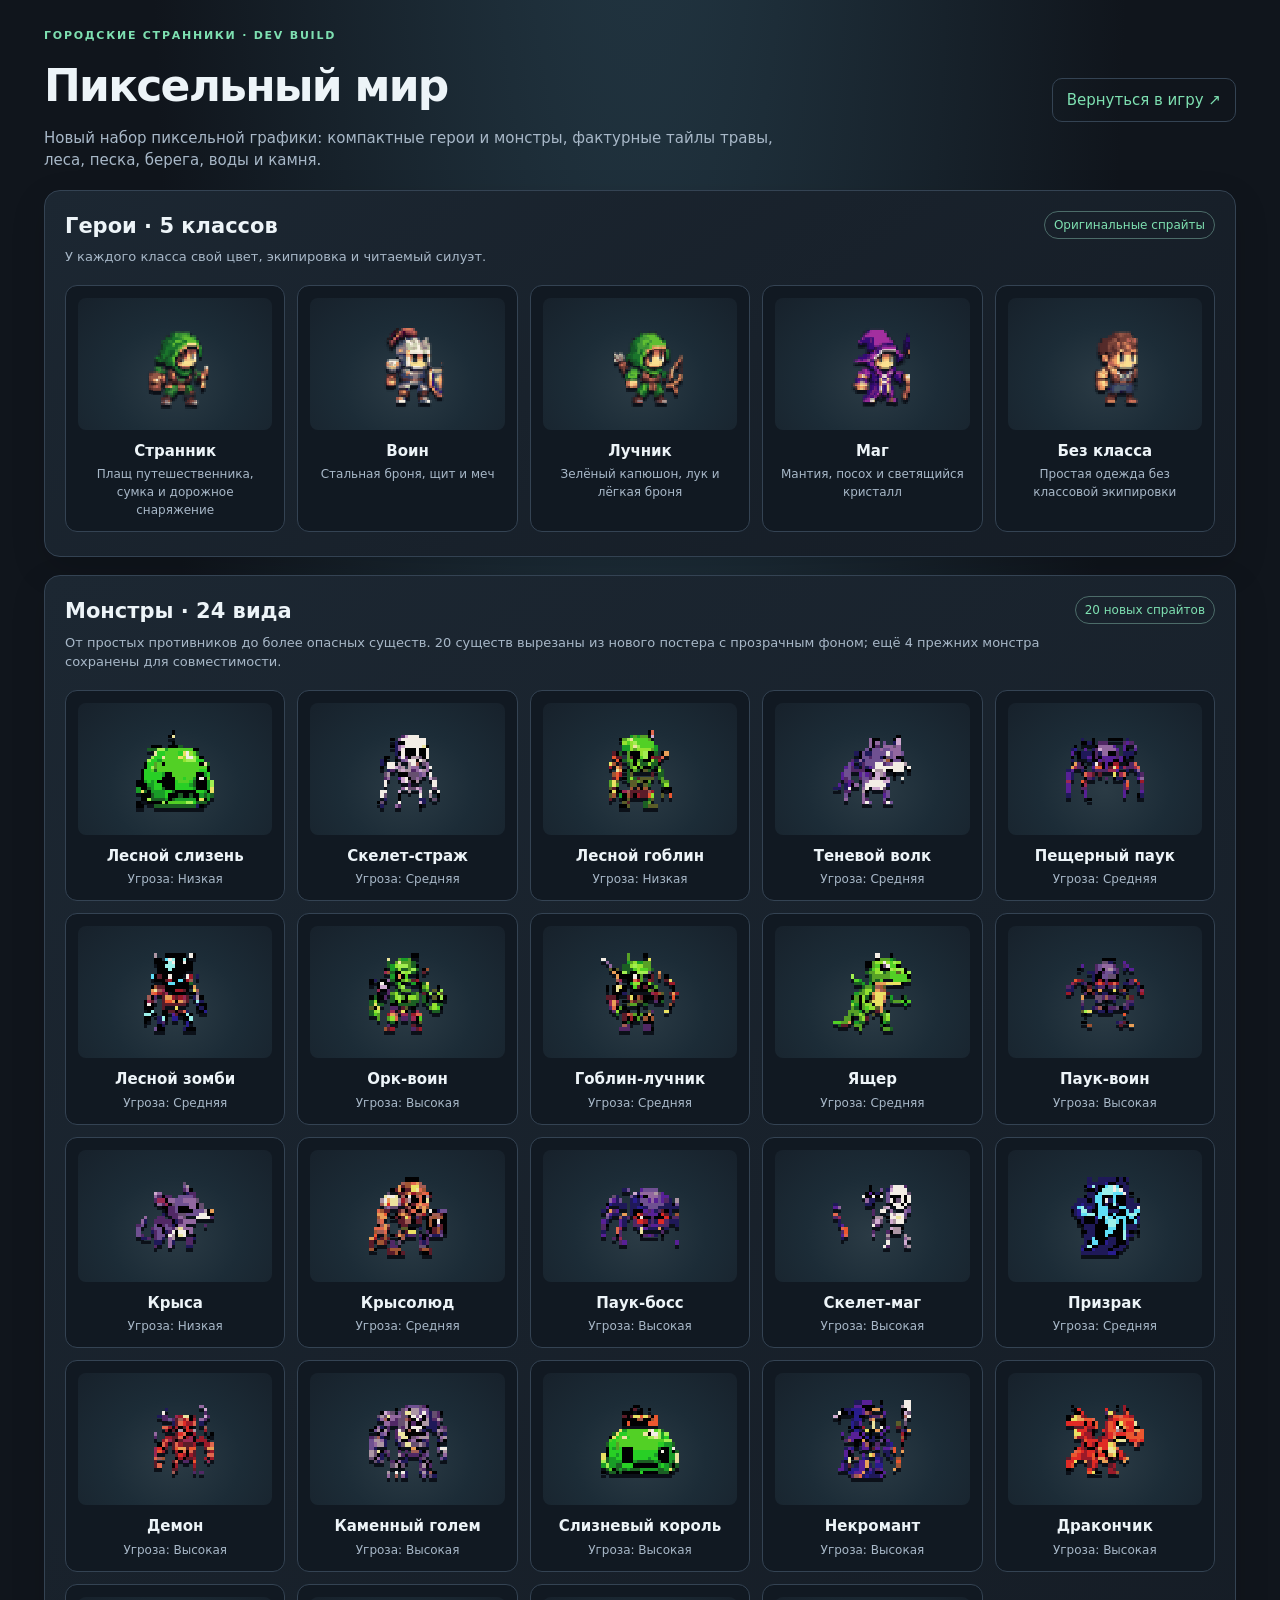
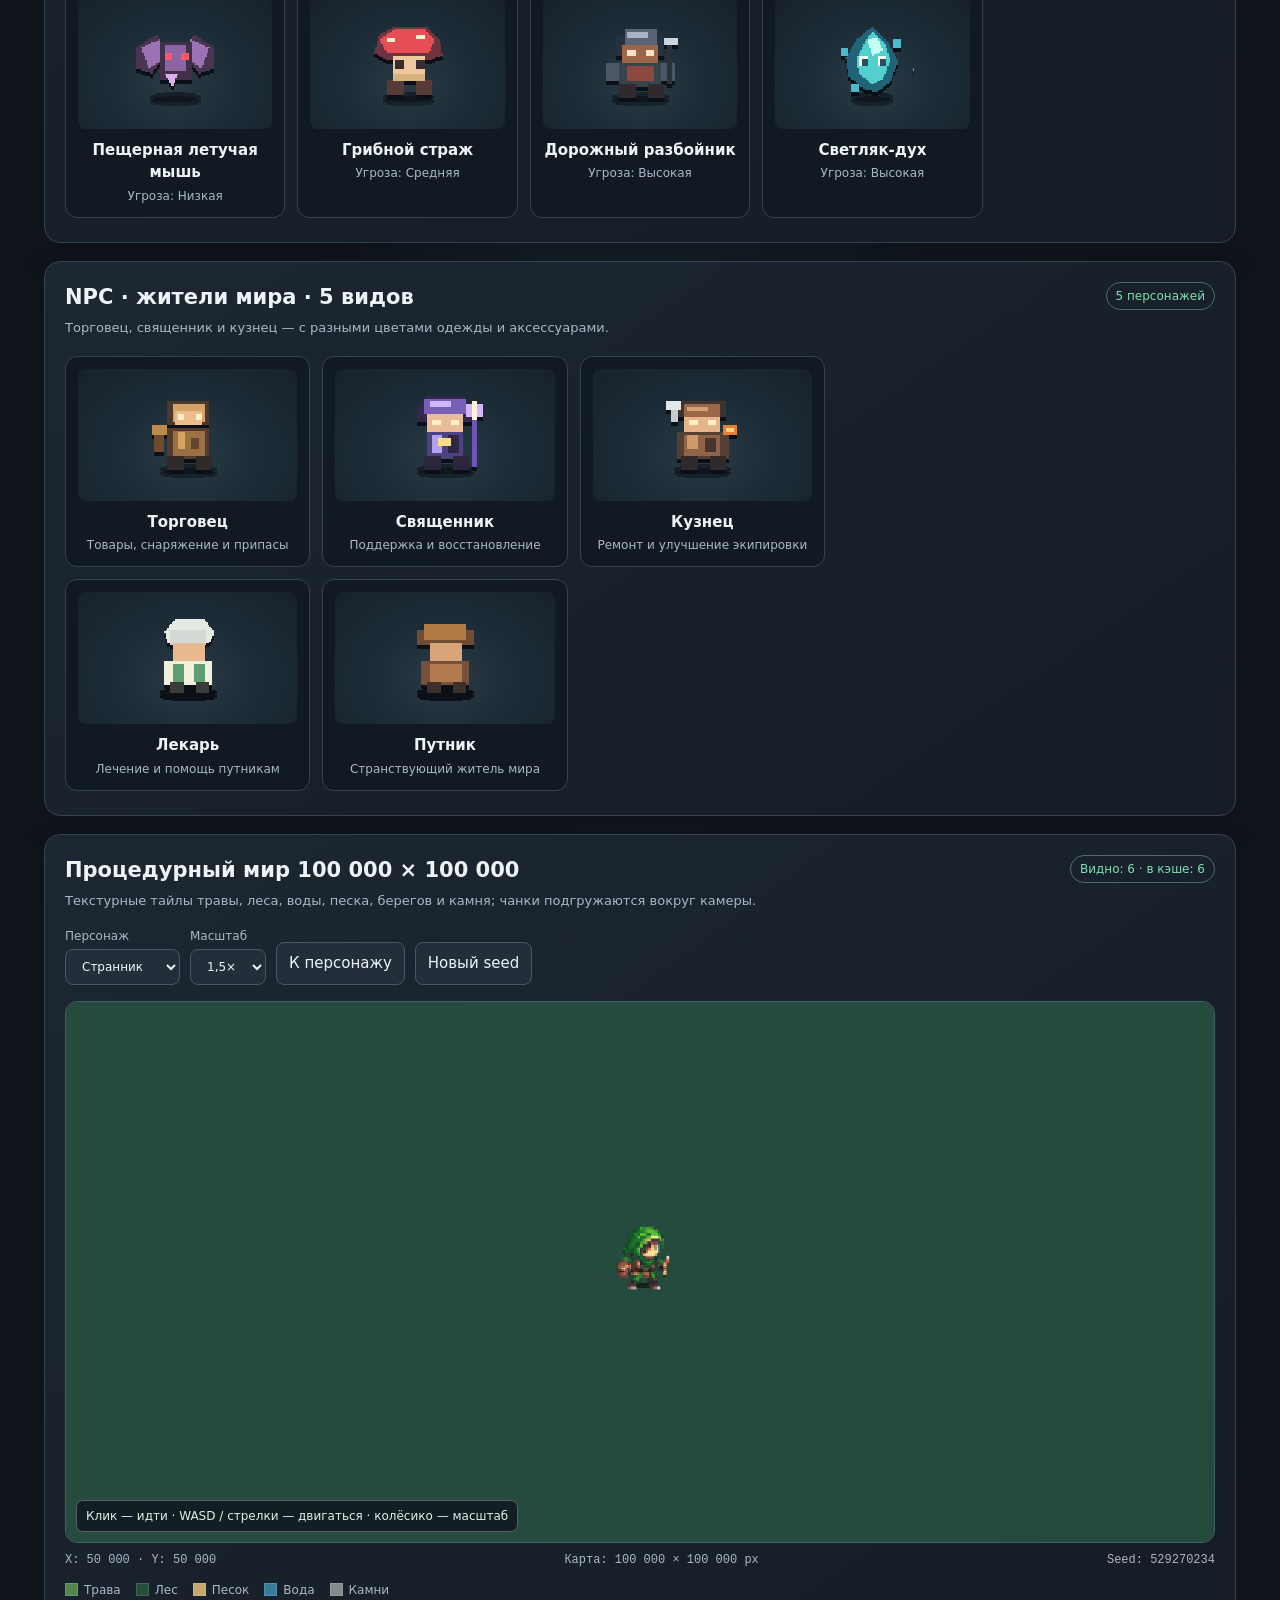
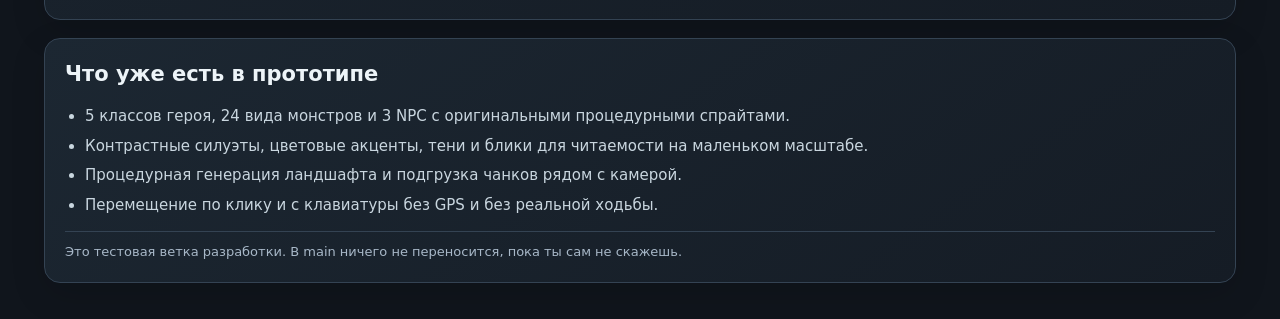
<file: pixel-world-preview.html>
<!doctype html>
<html lang="ru">
<head>
  <meta charset="utf-8">
  <meta name="viewport" content="width=device-width, initial-scale=1">
  <title>Пиксельный мир — тестовая галерея</title>
  <link rel="stylesheet" href="./css/pixel-world-preview.css?v=poster-assets-1">
</head>
<body>
  <header class="topbar">
    <div><p class="eyebrow">ГОРОДСКИЕ СТРАННИКИ · DEV BUILD</p><h1>Пиксельный мир</h1><p class="subtitle">Новый набор пиксельной графики: компактные герои и монстры, фактурные тайлы травы, леса, песка, берега, воды и камня.</p></div>
    <a href="./index.html">Вернуться в игру ↗</a>
  </header>
  <main>
    <section class="panel gallery-panel">
      <div class="section-heading"><div><h2>Герои · 5 классов</h2><p>У каждого класса свой цвет, экипировка и читаемый силуэт.</p></div><span class="tag">Оригинальные спрайты</span></div>
      <div id="characterGallery" class="character-gallery"></div>
    </section>
    <section class="panel gallery-panel">
      <div class="section-heading"><div><h2>Монстры · 24 вида</h2><p>От простых противников до более опасных существ. 20 существ вырезаны из нового постера с прозрачным фоном; ещё 4 прежних монстра сохранены для совместимости.</p></div><span class="tag">20 новых спрайтов</span></div>
      <div id="monsterGallery" class="character-gallery monster-gallery"></div>
    </section>
    <section class="panel gallery-panel">
      <div class="section-heading"><div><h2>NPC · жители мира · 5 видов</h2><p>Торговец, священник и кузнец — с разными цветами одежды и аксессуарами.</p></div><span class="tag">5 персонажей</span></div>
      <div id="npcGallery" class="character-gallery npc-gallery"></div>
    </section>
    <section class="panel world-panel">
      <div class="section-heading"><div><h2>Процедурный мир 100 000 × 100 000</h2><p>Текстурные тайлы травы, леса, воды, песка, берегов и камня; чанки подгружаются вокруг камеры.</p></div><span class="tag" id="chunkStatus">Чанки: —</span></div>
      <div class="world-toolbar">
        <label>Персонаж <select id="characterSelect"><option value="adventurer">Странник</option><option value="warrior">Воин</option><option value="archer">Лучник</option><option value="mage">Маг</option><option value="classless">Без класса</option></select></label>
        <label>Масштаб <select id="zoomSelect"><option value="1">1×</option><option value="1.5" selected>1,5×</option><option value="2">2×</option><option value="3">3×</option></select></label>
        <button id="centerWorld" type="button">К персонажу</button><button id="regenWorld" type="button">Новый seed</button>
      </div>
      <div class="canvas-frame"><canvas id="worldCanvas" aria-label="Интерактивная пиксельная карта"></canvas><div class="world-hint">Клик — идти · WASD / стрелки — двигаться · колёсико — масштаб</div></div>
      <div class="world-readout"><span id="worldCoords">X: 50 000 · Y: 50 000</span><span>Карта: 100 000 × 100 000 px</span><span id="worldSeed">Seed: —</span></div>
      <div class="legend"><span><i class="grass"></i> Трава</span><span><i class="forest"></i> Лес</span><span><i class="sand"></i> Песок</span><span><i class="water"></i> Вода</span><span><i class="stone"></i> Камни</span></div>
    </section>
    <section class="panel architecture">
      <h2>Что уже есть в прототипе</h2>
      <ul><li>5 классов героя, 24 вида монстров и 3 NPC с оригинальными процедурными спрайтами.</li><li>Контрастные силуэты, цветовые акценты, тени и блики для читаемости на маленьком масштабе.</li><li>Процедурная генерация ландшафта и подгрузка чанков рядом с камерой.</li><li>Перемещение по клику и с клавиатуры без GPS и без реальной ходьбы.</li></ul>
      <p class="note">Это тестовая ветка разработки. В main ничего не переносится, пока ты сам не скажешь.</p>
    </section>
  </main>
  <script type="module" src="./js/pixel-world/sprite-preview.js?v=poster-assets-1"></script>
</body>
</html>
</file>
<file: css/pixel-world-preview.css>
:root{color-scheme:dark;--bg:#10151c;--panel:#19222c;--line:#344353;--text:#edf4f8;--muted:#a8b8c8;--accent:#7ee0b1}
*{box-sizing:border-box}
body{margin:0;background:radial-gradient(ellipse at 50% -20%,#243a47 0,transparent 55%),var(--bg);color:var(--text);font:15px/1.5 system-ui,-apple-system,"Segoe UI",sans-serif}
.topbar{max-width:1240px;margin:auto;padding:28px 24px 18px;display:flex;justify-content:space-between;align-items:center;gap:24px}
h1,h2,p{margin-top:0}.topbar h1{font-size:clamp(28px,4vw,44px);margin-bottom:8px;letter-spacing:-.04em}.eyebrow{color:var(--accent);font-weight:800;letter-spacing:.16em;font-size:11px;margin-bottom:8px}.subtitle{max-width:740px;color:var(--muted);margin-bottom:0}.topbar a{color:var(--accent);white-space:nowrap;text-decoration:none;border:1px solid var(--line);padding:10px 14px;border-radius:10px}
main{max-width:1240px;padding:0 24px 36px;margin:auto;display:grid;gap:18px}.panel{background:linear-gradient(145deg,#1c2732,#151c25);border:1px solid var(--line);border-radius:16px;padding:20px;box-shadow:0 12px 35px #0002}.section-heading{display:flex;align-items:flex-start;justify-content:space-between;gap:16px}.section-heading h2,.architecture h2{font-size:21px;margin-bottom:5px}.section-heading p,.note{color:var(--muted);font-size:13px;margin-bottom:0}.tag{border:1px solid #4c6c69;color:var(--accent);border-radius:999px;padding:4px 9px;font-size:12px;white-space:nowrap}
.character-gallery{display:grid;grid-template-columns:repeat(5,minmax(0,1fr));gap:12px;margin:18px 0 4px}.monster-gallery{grid-template-columns:repeat(5,minmax(0,1fr))}.npc-gallery{grid-template-columns:repeat(3,minmax(0,1fr));max-width:760px}.character-card{border:1px solid var(--line);border-radius:12px;background:#111922;padding:12px;text-align:center;min-width:0}.sprite-stage{height:132px;display:grid;place-items:center;background:radial-gradient(ellipse at 50% 65%,#2b3b45 0,#1c2c37 48%,#17212b 100%);border-radius:8px;margin-bottom:10px;overflow:hidden;image-rendering:pixelated}.sprite-image{display:grid;place-items:center;filter:drop-shadow(0 4px 0 #0b1018)}.sprite-image canvas{display:block;image-rendering:pixelated;image-rendering:crisp-edges;max-width:100%}.character-card h3{font-size:15px;margin:0 0 3px}.character-card p{font-size:12px;color:var(--muted);margin:0}
.world-toolbar{display:flex;align-items:end;gap:10px;flex-wrap:wrap;margin:16px 0}.world-toolbar label{display:grid;gap:4px;color:var(--muted);font-size:12px}.world-toolbar select,.world-toolbar button{font:inherit;color:var(--text);background:#222f3b;border:1px solid #45596b;border-radius:8px;padding:9px 12px}.world-toolbar button{cursor:pointer}.world-toolbar button:hover{border-color:var(--accent)}.canvas-frame{position:relative;border:1px solid #465e65;border-radius:12px;overflow:hidden;background:#182a25}.canvas-frame canvas{display:block;width:100%;height:min(58vw,540px);min-height:320px;image-rendering:pixelated;image-rendering:crisp-edges;cursor:crosshair;touch-action:manipulation}.world-hint{position:absolute;bottom:10px;left:10px;background:#101820dc;border:1px solid #53625e;border-radius:7px;padding:6px 9px;color:#e1eee6;font-size:12px;pointer-events:none}.world-readout{display:flex;flex-wrap:wrap;justify-content:space-between;gap:8px;color:var(--muted);font:12px ui-monospace,monospace;margin-top:10px}.legend{display:flex;flex-wrap:wrap;gap:15px;margin-top:14px;color:var(--muted);font-size:12px}.legend span{display:flex;align-items:center;gap:6px}.legend i{display:inline-block;width:13px;height:13px;border:1px solid #ffffff22}.grass{background:#54854b}.forest{background:#244f3c}.sand{background:#c5a86a}.water{background:#397b9c}.stone{background:#828c8a}.architecture ul{padding-left:20px;color:#c9d6df}.architecture li{margin:7px 0}.architecture .note{padding-top:10px;border-top:1px solid var(--line)}
@media(max-width:760px){.topbar{align-items:flex-start;flex-direction:column;padding:22px 16px 14px}main{padding:0 12px 24px}.panel{padding:14px}.character-gallery,.monster-gallery{grid-template-columns:repeat(2,minmax(0,1fr))}.character-card:last-child{grid-column:auto}.npc-gallery{grid-template-columns:repeat(2,minmax(0,1fr))}.canvas-frame canvas{height:68vh;min-height:300px}.section-heading{gap:8px}.world-readout{flex-direction:column}}
</file>
